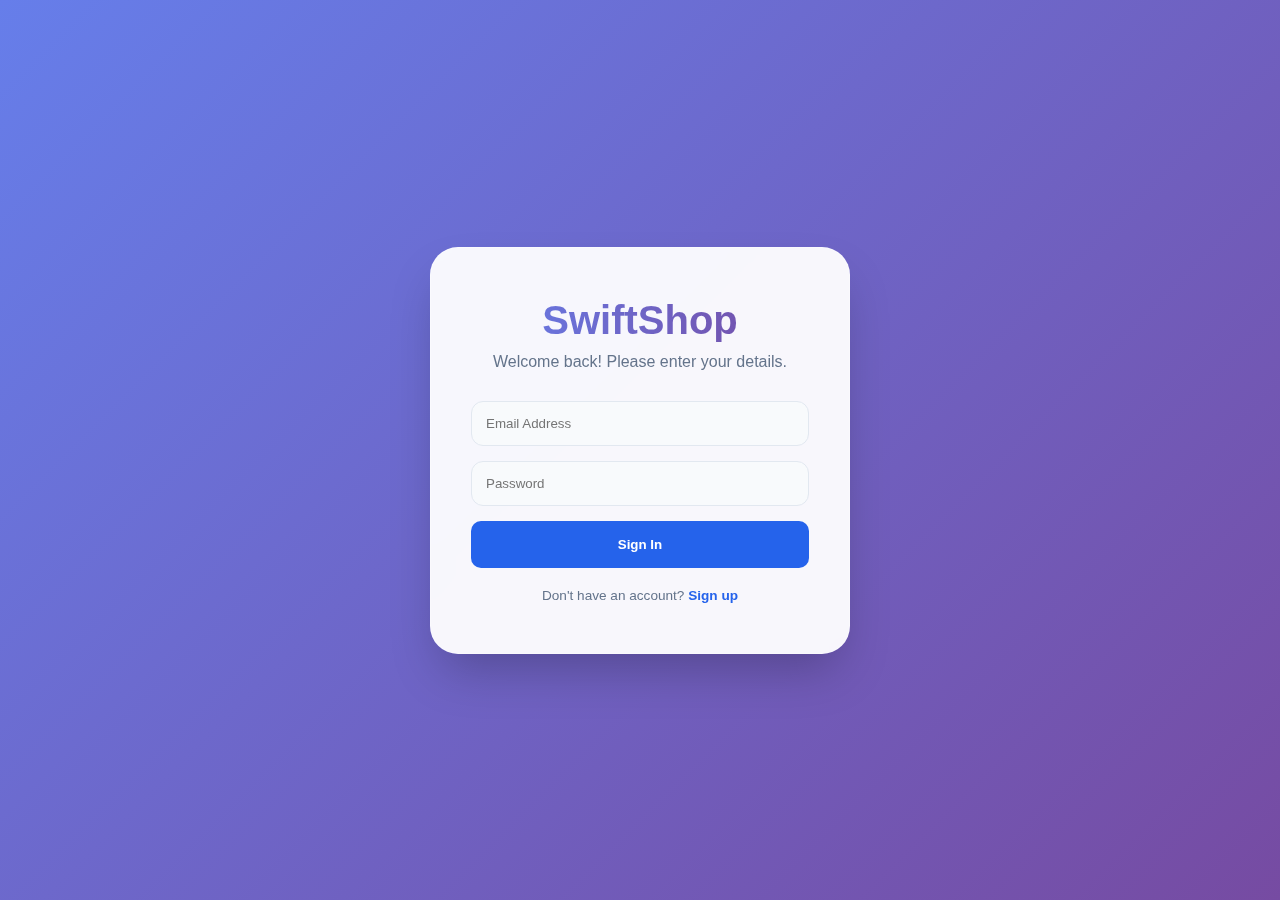
<file: index.html>
<!DOCTYPE html>
<html lang="en">
<head>
    <meta charset="UTF-8">
    <meta name="viewport" content="width=device-width, initial-scale=1.0">
    <title>SwiftShop | Premium E-Commerce</title>
    <link rel="stylesheet" href="styles.css">
</head>
<body data-theme="light">

    <div id="login-page">
        <div class="login-card">
            <h1>SwiftShop</h1>
            <p style="color: var(--secondary); margin-bottom: 30px;">Welcome back! Please enter your details.</p>
            <form id="login-form" onsubmit="handleLogin(event)" style="display: flex; flex-direction: column;">
                <input type="email" id="login-email" placeholder="Email Address" required>
                <input type="password" id="login-pass" placeholder="Password" required>
                <button type="submit" class="btn btn-primary" style="padding: 16px;">Sign In</button>
            </form>
            <p style="margin-top: 20px; font-size: 0.85rem; color: var(--secondary);">Don't have an account? <span style="color: var(--primary); cursor: pointer; font-weight: 600;">Sign up</span></p>
        </div>
    </div>

    <div id="app-content" style="display:none;">
        <nav>
            <div class="container nav-content">
                <div class="logo" onclick="showSection('home')">SWIFTSHOP</div>
                <ul class="nav-links">
                    <li onclick="showSection('home')">Home</li>
                    <li onclick="showSection('shop')">Shop</li>
                    <li onclick="showSection('cart')">Cart</li>
                </ul>
                <div class="nav-actions">
                    <button class="theme-toggle" onclick="toggleTheme()" id="theme-btn">🌙</button>
                    <div class="cart-icon" onclick="showSection('cart')">
                        🛒 <span class="cart-badge" id="cart-count">0</span>
                    </div>
                </div>
            </div>
        </nav>

        <section id="home" class="active">
            <div class="container">
                <div class="hero">
                    <div>
                        <h1>Shop Smart,<br>Live Better.</h1>
                        <p style="margin-bottom: 25px; opacity: 0.9;">Premium products curated just for you.</p>
                        <button class="btn" style="background: white; color: var(--primary);" onclick="showSection('shop')">Explore Shop</button>
                    </div>
                </div>
                <h2 style="margin-bottom: 30px;">Featured Products</h2>
                <div class="product-grid" id="featured-grid"></div>
            </div>
        </section>

        <section id="shop">
            <div class="container">
                <div style="display:flex; justify-content: space-between; align-items: center; flex-wrap: wrap; gap: 20px; margin-bottom: 40px;">
                    <input type="text" id="search-input" placeholder="Search products..." oninput="filterProducts()" style="width: 300px; margin-bottom: 0;">
                    <div style="display:flex; gap: 10px;" id="cat-filters">
                        <button class="btn btn-outline active" onclick="filterCategory('all', this)">All</button>
                        <button class="btn btn-outline" onclick="filterCategory('electronics', this)">Electronics</button>
                        <button class="btn btn-outline" onclick="filterCategory('fashion', this)">Fashion</button>
                    </div>
                </div>
                <div class="product-grid" id="shop-grid"></div>
            </div>
        </section>

        <section id="product-detail">
            <div class="container" id="detail-content"></div>
        </section>

        <section id="cart">
            <div class="container">
                <h2 style="margin-bottom:30px;">Your Cart</h2>
                <div id="cart-items"></div>
                <div id="cart-summary" style="margin-top:30px; border-top: 1px solid var(--border); padding-top: 20px;"></div>
            </div>
        </section>

        <section id="checkout">
            <div class="container">
                <h2 style="text-align:center; margin-bottom: 30px;">Checkout</h2>
                <form id="checkout-form" onsubmit="handleOrder(event)" style="max-width: 500px; margin: 0 auto; display: flex; flex-direction: column;">
                    <input type="text" placeholder="Full Name" required>
                    <input type="email" placeholder="Email" required>
                    <input type="text" placeholder="Address" required>
                    <button type="submit" class="btn btn-primary">Confirm Order</button>
                </form>
            </div>
        </section>

        <section id="success">
            <div class="container" style="text-align: center;">
                <div style="font-size: 4rem;">✅</div>
                <h2>Order Successful!</h2>
                <p style="margin: 20px 0; color: var(--secondary);">Your items are on the way.</p>
                <button class="btn btn-outline" onclick="showSection('home')">Back to Home</button>
            </div>
        </section>

        <footer>
            <div class="container" style="text-align: center; opacity: 0.7; font-size: 0.9rem;">
                © 2026 SwiftShop Project. All rights reserved.
            </div>
        </footer>
    </div>
    <script src="app.js"></script>
</body>
</html>
</file>
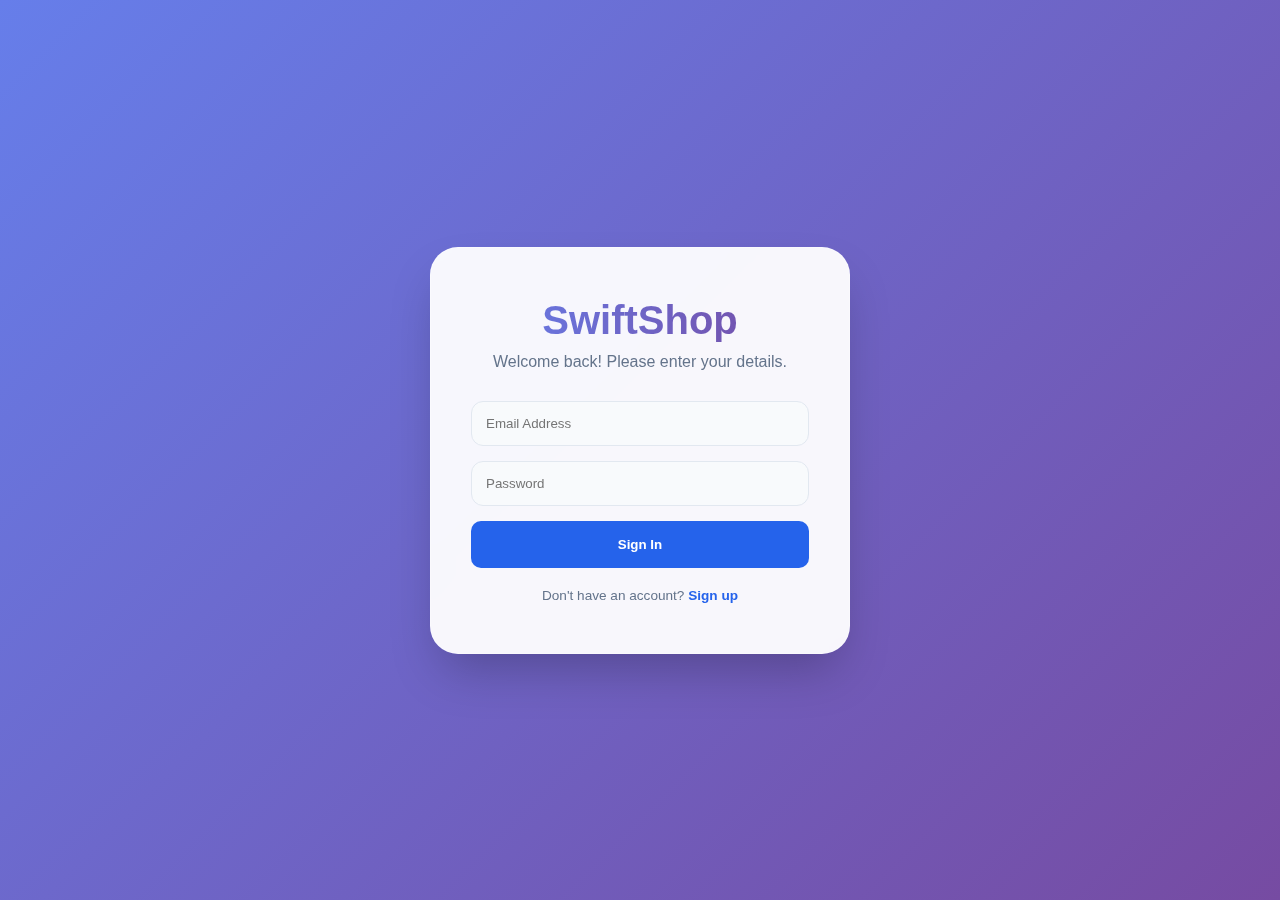
<file: SwiftShop/index.html>
<!DOCTYPE html>
<html lang="en">
<head>
    <meta charset="UTF-8">
    <meta name="viewport" content="width=device-width, initial-scale=1.0">
    <title>SwiftShop | Premium E-Commerce</title>
    <link rel="stylesheet" href="styles.css">
</head>
<body data-theme="light">

    <div id="login-page">
        <div class="login-card">
            <h1>SwiftShop</h1>
            <p style="color: var(--secondary); margin-bottom: 30px;">Welcome back! Please enter your details.</p>
            <form id="login-form" onsubmit="handleLogin(event)" style="display: flex; flex-direction: column;">
                <input type="email" id="login-email" placeholder="Email Address" required>
                <input type="password" id="login-pass" placeholder="Password" required>
                <button type="submit" class="btn btn-primary" style="padding: 16px;">Sign In</button>
            </form>
            <p style="margin-top: 20px; font-size: 0.85rem; color: var(--secondary);">Don't have an account? <span style="color: var(--primary); cursor: pointer; font-weight: 600;">Sign up</span></p>
        </div>
    </div>

    <div id="app-content" style="display:none;">
        <nav>
            <div class="container nav-content">
                <div class="logo" onclick="showSection('home')">SWIFTSHOP</div>
                <ul class="nav-links">
                    <li onclick="showSection('home')">Home</li>
                    <li onclick="showSection('shop')">Shop</li>
                    <li onclick="showSection('cart')">Cart</li>
                </ul>
                <div class="nav-actions">
                    <button class="theme-toggle" onclick="toggleTheme()" id="theme-btn">🌙</button>
                    <div class="cart-icon" onclick="showSection('cart')">
                        🛒 <span class="cart-badge" id="cart-count">0</span>
                    </div>
                </div>
            </div>
        </nav>

        <section id="home" class="active">
            <div class="container">
                <div class="hero">
                    <div>
                        <h1>Shop Smart,<br>Live Better.</h1>
                        <p style="margin-bottom: 25px; opacity: 0.9;">Premium products curated just for you.</p>
                        <button class="btn" style="background: white; color: var(--primary);" onclick="showSection('shop')">Explore Shop</button>
                    </div>
                </div>
                <h2 style="margin-bottom: 30px;">Featured Products</h2>
                <div class="product-grid" id="featured-grid"></div>
            </div>
        </section>

        <section id="shop">
            <div class="container">
                <div style="display:flex; justify-content: space-between; align-items: center; flex-wrap: wrap; gap: 20px; margin-bottom: 40px;">
                    <input type="text" id="search-input" placeholder="Search products..." oninput="filterProducts()" style="width: 300px; margin-bottom: 0;">
                    <div style="display:flex; gap: 10px;" id="cat-filters">
                        <button class="btn btn-outline active" onclick="filterCategory('all', this)">All</button>
                        <button class="btn btn-outline" onclick="filterCategory('electronics', this)">Electronics</button>
                        <button class="btn btn-outline" onclick="filterCategory('fashion', this)">Fashion</button>
                    </div>
                </div>
                <div class="product-grid" id="shop-grid"></div>
            </div>
        </section>

        <section id="product-detail">
            <div class="container" id="detail-content"></div>
        </section>

        <section id="cart">
            <div class="container">
                <h2 style="margin-bottom:30px;">Your Cart</h2>
                <div id="cart-items"></div>
                <div id="cart-summary" style="margin-top:30px; border-top: 1px solid var(--border); padding-top: 20px;"></div>
            </div>
        </section>

        <section id="checkout">
            <div class="container">
                <h2 style="text-align:center; margin-bottom: 30px;">Checkout</h2>
                <form id="checkout-form" onsubmit="handleOrder(event)" style="max-width: 500px; margin: 0 auto; display: flex; flex-direction: column;">
                    <input type="text" placeholder="Full Name" required>
                    <input type="email" placeholder="Email" required>
                    <input type="text" placeholder="Address" required>
                    <button type="submit" class="btn btn-primary">Confirm Order</button>
                </form>
            </div>
        </section>

        <section id="success">
            <div class="container" style="text-align: center;">
                <div style="font-size: 4rem;">✅</div>
                <h2>Order Successful!</h2>
                <p style="margin: 20px 0; color: var(--secondary);">Your items are on the way.</p>
                <button class="btn btn-outline" onclick="showSection('home')">Back to Home</button>
            </div>
        </section>

        <footer>
            <div class="container" style="text-align: center; opacity: 0.7; font-size: 0.9rem;">
                © 2026 SwiftShop Project. All rights reserved.
            </div>
        </footer>
    </div>
    <script src="app.js"></script>
</body>
</html>
</file>
<file: styles.css>
/* --- CSS VARIABLES --- */
:root {
  --primary: #2563eb;
  --primary-dark: #1d4ed8;
  --secondary: #64748b;
  --bg: #ffffff;
  --surface: #f8fafc;
  --text: #1e293b;
  --border: #e2e8f0;
  --white: #ffffff;
  --shadow: 0 10px 15px -3px rgba(0, 0, 0, 0.1);
  --transition: all 0.3s cubic-bezier(0.4, 0, 0.2, 1);
}

[data-theme="dark"] {
  --bg: #0f172a;
  --surface: #1e293b;
  --text: #f1f5f9;
  --border: #334155;
  --white: #1e293b;
  --shadow: 0 10px 15px -3px rgba(0, 0, 0, 0.5);
}

* {
  box-sizing: border-box;
  margin: 0;
  padding: 0;
  font-family: "Inter", sans-serif;
}

body {
  background-color: var(--bg);
  color: var(--text);
  transition: background-color 0.3s;
  overflow-x: hidden;
}

/* --- BEAUTIFIED GRADIENT LOGIN PAGE --- */
#login-page {
  position: fixed;
  inset: 0;
  background: linear-gradient(135deg, #667eea 0%, #764ba2 100%);
  z-index: 9999;
  display: flex;
  align-items: center;
  justify-content: center;
  padding: 20px;
}

.login-card {
  background: rgba(255, 255, 255, 0.95);
  backdrop-filter: blur(10px);
  padding: 50px 40px;
  border-radius: 28px;
  box-shadow: 0 25px 50px -12px rgba(0, 0, 0, 0.25);
  width: 100%;
  max-width: 420px;
  text-align: center;
  border: 1px solid rgba(255, 255, 255, 0.3);
}

[data-theme="dark"] .login-card {
  background: rgba(30, 41, 59, 0.9);
  border: 1px solid rgba(255, 255, 255, 0.1);
}

.login-card h1 {
  background: linear-gradient(to right, #667eea, #764ba2);
  -webkit-background-clip: text;
  -webkit-text-fill-color: transparent;
  font-size: 2.5rem;
  margin-bottom: 10px;
  font-weight: 900;
}

/* --- LAYOUT --- */
.container {
  max-width: 1200px;
  margin: 0 auto;
  padding: 0 20px;
}
section {
  display: none;
  padding: 100px 0 60px;
  min-height: 80vh;
}
section.active {
  display: block;
  animation: slideUp 0.4s ease;
}
@keyframes slideUp {
  from {
    opacity: 0;
    transform: translateY(15px);
  }
  to {
    opacity: 1;
    transform: translateY(0);
  }
}

/* --- NAVBAR --- */
nav {
  position: fixed;
  top: 0;
  width: 100%;
  background: var(--bg);
  border-bottom: 1px solid var(--border);
  z-index: 1000;
  backdrop-filter: blur(10px);
}

.nav-content {
  height: 70px;
  display: flex;
  justify-content: space-between;
  align-items: center;
}
.logo {
  font-size: 1.5rem;
  font-weight: 800;
  color: var(--primary);
  cursor: pointer;
}
.nav-actions {
  display: flex;
  align-items: center;
  gap: 15px;
}
.nav-links {
  display: flex;
  gap: 25px;
  list-style: none;
}
.nav-links li {
  cursor: pointer;
  font-weight: 500;
  transition: var(--transition);
}
.nav-links li:hover {
  color: var(--primary);
}

/* --- HERO --- */
.hero {
  background: linear-gradient(135deg, var(--primary) 0%, #4f46e5 100%);
  border-radius: 30px;
  padding: 80px 50px;
  color: white;
  display: flex;
  align-items: center;
  justify-content: space-between;
  margin-bottom: 50px;
}

.hero h1 {
  font-size: 3.5rem;
  line-height: 1.1;
  margin-bottom: 20px;
}

/* --- BUTTONS --- */
.btn {
  padding: 12px 24px;
  border-radius: 10px;
  border: none;
  cursor: pointer;
  font-weight: 600;
  transition: var(--transition);
  text-align: center;
}
.btn-primary {
  background: var(--primary);
  color: white;
  width: 100%;
}
.btn-primary:hover {
  background: var(--primary-dark);
  transform: translateY(-2px);
}
.btn-outline {
  background: transparent;
  border: 1.5px solid var(--primary);
  color: var(--primary);
}
.btn-outline.active {
  background: var(--primary);
  color: white;
}

/* --- PRODUCTS --- */
.product-grid {
  display: grid;
  grid-template-columns: repeat(auto-fill, minmax(260px, 1fr));
  gap: 25px;
}
.product-card {
  background: var(--white);
  border-radius: 20px;
  padding: 15px;
  border: 1px solid var(--border);
  transition: var(--transition);
}
.product-card:hover {
  transform: translateY(-8px);
  box-shadow: var(--shadow);
}

.image-box {
  width: 100%;
  height: 220px;
  background: var(--surface);
  border-radius: 15px;
  margin-bottom: 15px;
  overflow: hidden;
  position: relative;
}
.image-box img {
  width: 100%;
  height: 100%;
  object-fit: cover;
}

/* --- UTILS --- */
.theme-toggle {
  background: var(--surface);
  border: 1px solid var(--border);
  color: var(--text);
  padding: 8px;
  border-radius: 50%;
  cursor: pointer;
}
.cart-icon {
  position: relative;
  cursor: pointer;
}
.cart-badge {
  position: absolute;
  top: -8px;
  right: -8px;
  background: #ef4444;
  color: white;
  font-size: 10px;
  width: 18px;
  height: 18px;
  border-radius: 50%;
  display: flex;
  align-items: center;
  justify-content: center;
}

input {
  padding: 14px;
  border: 1px solid var(--border);
  border-radius: 12px;
  background: var(--surface);
  color: var(--text);
  margin-bottom: 15px;
  outline: none;
  width: 100%;
}
input:focus {
  border-color: var(--primary);
  box-shadow: 0 0 0 4px rgba(37, 99, 235, 0.1);
}

footer {
  background: var(--surface);
  padding: 60px 0;
  border-top: 1px solid var(--border);
  margin-top: 50px;
}

@media (max-width: 768px) {
  .nav-links {
    display: none;
  }
  .hero {
    flex-direction: column;
    text-align: center;
    padding: 40px 20px;
  }
  .hero h1 {
    font-size: 2.2rem;
  }
}
</file>
<file: SwiftShop/styles.css>
/* --- CSS VARIABLES --- */
:root {
  --primary: #2563eb;
  --primary-dark: #1d4ed8;
  --secondary: #64748b;
  --bg: #ffffff;
  --surface: #f8fafc;
  --text: #1e293b;
  --border: #e2e8f0;
  --white: #ffffff;
  --shadow: 0 10px 15px -3px rgba(0, 0, 0, 0.1);
  --transition: all 0.3s cubic-bezier(0.4, 0, 0.2, 1);
}

[data-theme="dark"] {
  --bg: #0f172a;
  --surface: #1e293b;
  --text: #f1f5f9;
  --border: #334155;
  --white: #1e293b;
  --shadow: 0 10px 15px -3px rgba(0, 0, 0, 0.5);
}

* {
  box-sizing: border-box;
  margin: 0;
  padding: 0;
  font-family: "Inter", sans-serif;
}

body {
  background-color: var(--bg);
  color: var(--text);
  transition: background-color 0.3s;
  overflow-x: hidden;
}

/* --- BEAUTIFIED GRADIENT LOGIN PAGE --- */
#login-page {
  position: fixed;
  inset: 0;
  background: linear-gradient(135deg, #667eea 0%, #764ba2 100%);
  z-index: 9999;
  display: flex;
  align-items: center;
  justify-content: center;
  padding: 20px;
}

.login-card {
  background: rgba(255, 255, 255, 0.95);
  backdrop-filter: blur(10px);
  padding: 50px 40px;
  border-radius: 28px;
  box-shadow: 0 25px 50px -12px rgba(0, 0, 0, 0.25);
  width: 100%;
  max-width: 420px;
  text-align: center;
  border: 1px solid rgba(255, 255, 255, 0.3);
}

[data-theme="dark"] .login-card {
  background: rgba(30, 41, 59, 0.9);
  border: 1px solid rgba(255, 255, 255, 0.1);
}

.login-card h1 {
  background: linear-gradient(to right, #667eea, #764ba2);
  -webkit-background-clip: text;
  -webkit-text-fill-color: transparent;
  font-size: 2.5rem;
  margin-bottom: 10px;
  font-weight: 900;
}

/* --- LAYOUT --- */
.container {
  max-width: 1200px;
  margin: 0 auto;
  padding: 0 20px;
}
section {
  display: none;
  padding: 100px 0 60px;
  min-height: 80vh;
}
section.active {
  display: block;
  animation: slideUp 0.4s ease;
}
@keyframes slideUp {
  from {
    opacity: 0;
    transform: translateY(15px);
  }
  to {
    opacity: 1;
    transform: translateY(0);
  }
}

/* --- NAVBAR --- */
nav {
  position: fixed;
  top: 0;
  width: 100%;
  background: var(--bg);
  border-bottom: 1px solid var(--border);
  z-index: 1000;
  backdrop-filter: blur(10px);
}

.nav-content {
  height: 70px;
  display: flex;
  justify-content: space-between;
  align-items: center;
}
.logo {
  font-size: 1.5rem;
  font-weight: 800;
  color: var(--primary);
  cursor: pointer;
}
.nav-actions {
  display: flex;
  align-items: center;
  gap: 15px;
}
.nav-links {
  display: flex;
  gap: 25px;
  list-style: none;
}
.nav-links li {
  cursor: pointer;
  font-weight: 500;
  transition: var(--transition);
}
.nav-links li:hover {
  color: var(--primary);
}

/* --- HERO --- */
.hero {
  background: linear-gradient(135deg, var(--primary) 0%, #4f46e5 100%);
  border-radius: 30px;
  padding: 80px 50px;
  color: white;
  display: flex;
  align-items: center;
  justify-content: space-between;
  margin-bottom: 50px;
}

.hero h1 {
  font-size: 3.5rem;
  line-height: 1.1;
  margin-bottom: 20px;
}

/* --- BUTTONS --- */
.btn {
  padding: 12px 24px;
  border-radius: 10px;
  border: none;
  cursor: pointer;
  font-weight: 600;
  transition: var(--transition);
  text-align: center;
}
.btn-primary {
  background: var(--primary);
  color: white;
  width: 100%;
}
.btn-primary:hover {
  background: var(--primary-dark);
  transform: translateY(-2px);
}
.btn-outline {
  background: transparent;
  border: 1.5px solid var(--primary);
  color: var(--primary);
}
.btn-outline.active {
  background: var(--primary);
  color: white;
}

/* --- PRODUCTS --- */
.product-grid {
  display: grid;
  grid-template-columns: repeat(auto-fill, minmax(260px, 1fr));
  gap: 25px;
}
.product-card {
  background: var(--white);
  border-radius: 20px;
  padding: 15px;
  border: 1px solid var(--border);
  transition: var(--transition);
}
.product-card:hover {
  transform: translateY(-8px);
  box-shadow: var(--shadow);
}

.image-box {
  width: 100%;
  height: 220px;
  background: var(--surface);
  border-radius: 15px;
  margin-bottom: 15px;
  overflow: hidden;
  position: relative;
}
.image-box img {
  width: 100%;
  height: 100%;
  object-fit: cover;
}

/* --- UTILS --- */
.theme-toggle {
  background: var(--surface);
  border: 1px solid var(--border);
  color: var(--text);
  padding: 8px;
  border-radius: 50%;
  cursor: pointer;
}
.cart-icon {
  position: relative;
  cursor: pointer;
}
.cart-badge {
  position: absolute;
  top: -8px;
  right: -8px;
  background: #ef4444;
  color: white;
  font-size: 10px;
  width: 18px;
  height: 18px;
  border-radius: 50%;
  display: flex;
  align-items: center;
  justify-content: center;
}

input {
  padding: 14px;
  border: 1px solid var(--border);
  border-radius: 12px;
  background: var(--surface);
  color: var(--text);
  margin-bottom: 15px;
  outline: none;
  width: 100%;
}
input:focus {
  border-color: var(--primary);
  box-shadow: 0 0 0 4px rgba(37, 99, 235, 0.1);
}

footer {
  background: var(--surface);
  padding: 60px 0;
  border-top: 1px solid var(--border);
  margin-top: 50px;
}

@media (max-width: 768px) {
  .nav-links {
    display: none;
  }
  .hero {
    flex-direction: column;
    text-align: center;
    padding: 40px 20px;
  }
  .hero h1 {
    font-size: 2.2rem;
  }
}
</file>
